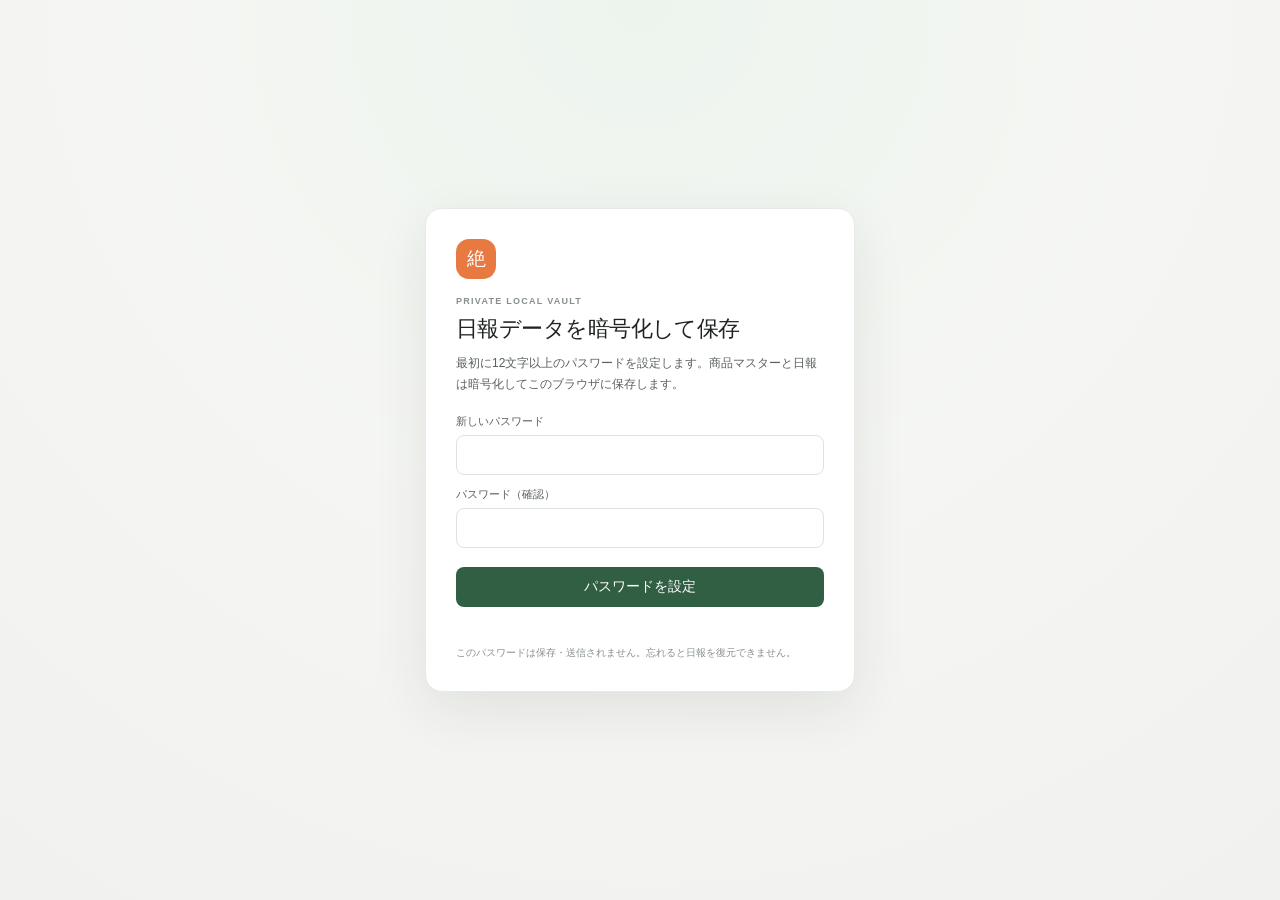
<file: sales-manager/index.html>
<!doctype html>
<html lang="ja">
  <head>
    <meta charset="utf-8">
    <meta name="viewport" content="width=device-width, initial-scale=1">
    <meta name="theme-color" content="#202421">
    <meta name="description" content="絶叫焼きの売上日報を記録・集計する店舗向けアプリ">
    <title>絶叫焼き Sales Manager</title>
    <link rel="stylesheet" href="styles.css">
    <script src="app.js" defer></script>
  </head>
  <body>
    <section id="vault-gate" class="vault-gate">
      <form id="vault-form" class="vault-card">
        <span class="brand-mark vault-mark" aria-hidden="true">絶</span>
        <p class="eyebrow">PRIVATE LOCAL VAULT</p>
        <h1 id="vault-heading">日報データを暗号化して保存</h1>
        <p id="vault-description" class="vault-description">最初にパスワードを設定します。商品マスターと日報は暗号化してこのブラウザに保存します。</p>
        <div class="field">
          <label for="vault-password" id="vault-password-label">新しいパスワード</label>
          <input id="vault-password" type="password" minlength="12" autocomplete="new-password" required>
        </div>
        <div id="vault-confirm-group" class="field">
          <label for="vault-password-confirm">パスワード（確認）</label>
          <input id="vault-password-confirm" type="password" minlength="12" autocomplete="new-password" required>
        </div>
        <button id="vault-submit" class="button button-primary vault-submit" type="submit">パスワードを設定</button>
        <p id="vault-status" class="vault-status" role="status" aria-live="polite"></p>
        <p class="vault-footnote">このパスワードは保存・送信されません。忘れると日報を復元できません。</p>
      </form>
    </section>

    <div class="app-shell" id="app-shell" hidden>
      <aside class="sidebar" aria-label="メインメニュー">
        <a class="brand" href="#dashboard" data-view="dashboard" aria-label="絶叫焼き Sales Manager ホーム">
          <span class="brand-mark" aria-hidden="true">絶</span>
          <span class="brand-copy"><strong>絶叫焼き</strong><small>SALES MANAGER</small></span>
        </a>
        <div class="nav-label">店舗管理</div>
        <nav class="main-nav">
          <button class="nav-item is-active" data-view="dashboard"><span class="nav-icon" aria-hidden="true">⌂</span>ダッシュボード</button>
          <button class="nav-item" data-view="entry"><span class="nav-icon" aria-hidden="true">＋</span>日報入力</button>
          <button class="nav-item" data-view="monthly"><span class="nav-icon" aria-hidden="true">▤</span>日別・月別集計</button>
          <button class="nav-item" data-view="catalog"><span class="nav-icon" aria-hidden="true">◇</span>商品・価格一覧</button>
        </nav>
        <div class="sidebar-bottom">
          <div class="privacy-note"><span class="privacy-dot"></span><div><strong>この端末に保存</strong><small>商品・日報を暗号化</small></div></div>
          <p class="sidebar-version">絶叫焼き 専用<br>日報管理 v1.0</p>
        </div>
      </aside>

      <div class="content-shell">
        <header class="topbar">
          <div class="mobile-brand"><span class="brand-mark" aria-hidden="true">絶</span><strong>絶叫焼き</strong></div>
          <div class="topbar-title"><span class="eyebrow">STORE OPERATIONS</span><span id="page-title">ダッシュボード</span></div>
          <div class="topbar-actions">
            <label class="month-picker-label" for="active-month">対象月</label>
            <input id="active-month" class="month-picker" type="month" aria-label="集計する月">
            <button class="button button-primary button-compact" data-view="entry"><span aria-hidden="true">＋</span> 日報を入力</button>
            <button class="button button-secondary button-compact lock-button" id="lock-app" type="button">ロック</button>
          </div>
        </header>

        <main id="main-content" tabindex="-1"></main>
        <footer class="app-footer"><span>絶叫焼き Sales Manager</span><span>このブラウザ内に暗号化保存 · 外部送信なし</span></footer>
      </div>
    </div>
    <div id="toast" class="toast" role="status" aria-live="polite"></div>
  </body>
</html>
</file>
<file: sales-manager/styles.css>
:root {
  color-scheme: light;
  --ink: #202421;
  --ink-soft: #59615b;
  --muted: #879089;
  --line: #e7e9e5;
  --canvas: #f5f6f3;
  --paper: #ffffff;
  --green: #315f43;
  --green-dark: #244a33;
  --green-pale: #edf4ee;
  --orange: #e87941;
  --orange-pale: #fff3eb;
  --yellow-pale: #fff8df;
  --red: #b84b3b;
  --shadow: 0 9px 28px rgba(31, 42, 34, .045);
  font-family: -apple-system, BlinkMacSystemFont, "Hiragino Kaku Gothic ProN", "Yu Gothic", Meiryo, sans-serif;
  font-synthesis: none;
  text-rendering: optimizeLegibility;
}

* { box-sizing: border-box; }
[hidden] { display: none !important; }
body { margin: 0; background: var(--canvas); color: var(--ink); font-size: 14px; }
button, input, select, textarea { font: inherit; }
button { cursor: pointer; }
button:focus-visible, input:focus-visible, select:focus-visible, textarea:focus-visible, a:focus-visible { outline: 3px solid rgba(232, 121, 65, .35); outline-offset: 2px; }
.app-shell { min-height: 100vh; }
.vault-gate { display: grid; min-height: 100vh; place-items: center; background: radial-gradient(circle at 50% 0%, #edf4ee 0, var(--canvas) 47%, #f1f2ef 100%); padding: 22px; }
.vault-card { width: min(100%, 430px); border: 1px solid var(--line); border-radius: 17px; background: #fff; padding: 30px; box-shadow: 0 18px 54px rgba(31, 42, 34, .09); }
.vault-mark { margin-bottom: 17px; }
.vault-card .eyebrow { margin: 0 0 8px; }
.vault-card h1 { margin: 0; font-size: 22px; letter-spacing: -.025em; }
.vault-description { margin: 9px 0 20px; color: var(--ink-soft); font-size: 12px; line-height: 1.7; }
.vault-card .field { margin-top: 12px; }
.vault-submit { width: 100%; margin-top: 19px; }
.vault-status { min-height: 18px; margin: 10px 0 0; color: var(--red); font-size: 11px; }
.vault-footnote { margin: 10px 0 0; color: var(--muted); font-size: 10px; line-height: 1.6; }
.lock-button { padding-right: 11px; padding-left: 11px; }

.sidebar { position: fixed; inset: 0 auto 0 0; z-index: 5; display: flex; width: 242px; flex-direction: column; background: var(--ink); color: #fff; padding: 24px 16px 18px; }
.brand { display: flex; align-items: center; gap: 11px; padding: 0 8px; color: inherit; text-decoration: none; }
.brand-mark { display: grid; width: 40px; height: 40px; flex: 0 0 40px; place-items: center; border-radius: 13px; background: var(--orange); color: #fff; font-size: 19px; font-weight: 800; }
.brand-copy { display: grid; gap: 3px; }
.brand-copy strong { font-size: 16px; letter-spacing: .03em; }
.brand-copy small { color: #9ba59d; font-size: 9px; font-weight: 700; letter-spacing: .14em; }
.nav-label { margin: 42px 10px 12px; color: #849087; font-size: 10px; font-weight: 700; letter-spacing: .12em; }
.main-nav { display: grid; gap: 5px; }
.nav-item { display: flex; min-height: 44px; align-items: center; gap: 12px; border: 0; border-radius: 9px; background: transparent; color: #c1c9c2; padding: 0 12px; text-align: left; transition: background .16s ease, color .16s ease; }
.nav-item:hover { background: #2d332f; color: #fff; }
.nav-item.is-active { background: #364b3d; color: #fff; box-shadow: inset 3px 0 var(--orange); }
.nav-icon { display: inline-grid; width: 20px; place-items: center; color: #c4cec5; font-size: 17px; font-weight: 600; }
.nav-item.is-active .nav-icon { color: #ffb184; }
.sidebar-bottom { margin-top: auto; }
.privacy-note { display: flex; gap: 10px; align-items: center; border: 1px solid #39433c; border-radius: 10px; padding: 11px 10px; }
.privacy-note strong, .privacy-note small { display: block; }
.privacy-note strong { font-size: 11px; }
.privacy-note small { margin-top: 3px; color: #a9b2ab; font-size: 10px; }
.privacy-dot { width: 8px; height: 8px; flex: 0 0 8px; border-radius: 50%; background: #85ba8d; box-shadow: 0 0 0 4px rgba(133,186,141,.12); }
.sidebar-version { margin: 14px 10px 0; color: #778079; font-size: 10px; line-height: 1.7; }

.content-shell { min-height: 100vh; margin-left: 242px; }
.topbar { position: sticky; top: 0; z-index: 4; display: flex; min-height: 83px; align-items: center; justify-content: space-between; gap: 18px; border-bottom: 1px solid var(--line); background: rgba(255,255,255,.94); padding: 14px 34px; backdrop-filter: blur(12px); }
.topbar-title { display: grid; gap: 4px; font-size: 17px; font-weight: 750; }
.eyebrow { color: var(--muted); font-size: 9px; font-weight: 750; letter-spacing: .14em; }
.topbar-actions { display: flex; align-items: center; gap: 10px; }
.month-picker-label { color: var(--muted); font-size: 11px; }
.month-picker { height: 38px; border: 1px solid var(--line); border-radius: 8px; background: #fff; color: var(--ink); padding: 0 10px; }
.mobile-brand { display: none; align-items: center; gap: 8px; }
.mobile-brand .brand-mark { width: 32px; height: 32px; flex-basis: 32px; border-radius: 10px; font-size: 16px; }
.mobile-brand strong { font-size: 13px; }
#main-content { max-width: 1440px; margin: 0 auto; padding: 30px 34px 36px; }
.app-footer { display: flex; justify-content: space-between; gap: 12px; border-top: 1px solid var(--line); color: #8b938d; font-size: 10px; padding: 16px 34px 20px; }

.page-heading { display: flex; justify-content: space-between; align-items: flex-end; gap: 20px; margin: 0 0 22px; }
.page-heading h1 { margin: 0; font-size: clamp(22px, 2vw, 29px); letter-spacing: -.025em; }
.page-heading p { margin: 7px 0 0; color: var(--ink-soft); font-size: 12px; }
.heading-actions { display: flex; gap: 8px; align-items: center; flex-wrap: wrap; }
.button { display: inline-flex; min-height: 40px; align-items: center; justify-content: center; gap: 7px; border: 1px solid transparent; border-radius: 8px; padding: 0 14px; font-weight: 700; transition: .16s ease; }
.button-primary { background: var(--green); color: #fff; }
.button-primary:hover { background: var(--green-dark); }
.button-secondary { border-color: var(--line); background: #fff; color: var(--ink); }
.button-secondary:hover { border-color: #c8d0c8; background: #fafbf9; }
.button-compact { min-height: 38px; font-size: 12px; }
.button-danger { border-color: #ecd5d1; background: #fff8f7; color: var(--red); }
.text-button { border: 0; background: none; color: var(--green); padding: 6px; font-size: 11px; font-weight: 700; }

.metric-grid { display: grid; grid-template-columns: repeat(4, minmax(0, 1fr)); gap: 14px; margin-bottom: 18px; }
.metric-card, .panel, .form-card { border: 1px solid var(--line); border-radius: 13px; background: var(--paper); box-shadow: var(--shadow); }
.metric-card { min-height: 129px; padding: 17px 18px; }
.metric-top { display: flex; align-items: center; justify-content: space-between; color: var(--ink-soft); font-size: 11px; font-weight: 650; }
.metric-icon { display: grid; width: 29px; height: 29px; place-items: center; border-radius: 9px; background: var(--green-pale); color: var(--green); font-size: 14px; }
.metric-icon.orange { background: var(--orange-pale); color: var(--orange); }
.metric-value { margin-top: 13px; font-size: clamp(23px, 2.25vw, 31px); font-weight: 760; letter-spacing: -.035em; }
.metric-foot { margin-top: 6px; color: var(--muted); font-size: 10px; }
.dashboard-grid { display: grid; grid-template-columns: minmax(0, 1.7fr) minmax(255px, .85fr); gap: 16px; }
.panel { overflow: hidden; }
.panel-header { display: flex; align-items: center; justify-content: space-between; gap: 14px; border-bottom: 1px solid #eff0ed; padding: 17px 19px; }
.panel-header h2 { margin: 0; font-size: 14px; }
.panel-header p { margin: 4px 0 0; color: var(--muted); font-size: 10px; }
.panel-body { padding: 17px 19px 18px; }
.chart-wrap { min-height: 245px; }
.chart-svg { display: block; width: 100%; height: 230px; overflow: visible; }
.chart-grid { stroke: #e9ede8; stroke-width: 1; }
.chart-bar { fill: #9bb79f; rx: 4; }
.chart-bar.is-max { fill: var(--green); }
.chart-label { fill: #8a938b; font-size: 9px; }
.chart-value { fill: #69756d; font-size: 9px; font-weight: 700; }
.chart-empty { display: grid; min-height: 220px; place-items: center; color: var(--muted); text-align: center; font-size: 12px; }
.chart-empty span { display: block; margin-top: 5px; font-size: 10px; }
.menu-chart-toggle { display: flex; gap: 6px; margin: 0 0 17px; }
.menu-chart-toggle-button { min-height: 32px; border: 1px solid var(--line); border-radius: 7px; background: #fff; color: var(--ink-soft); padding: 0 11px; font-size: 10px; font-weight: 700; }
.menu-chart-toggle-button.is-active { border-color: var(--green); background: var(--green-pale); color: var(--green); }
.menu-chart-list { display: grid; gap: 12px; }
.menu-chart-row { display: grid; grid-template-columns: minmax(110px, 190px) minmax(50px, 1fr) minmax(58px, auto); align-items: center; gap: 12px; }
.menu-chart-product { display: grid; min-width: 0; gap: 3px; }
.menu-chart-product strong { overflow: hidden; color: var(--ink); font-size: 11px; text-overflow: ellipsis; white-space: nowrap; }
.menu-chart-product span { color: var(--muted); font-size: 9px; }
.menu-chart-track { height: 12px; overflow: hidden; border-radius: 99px; background: #edf1ed; }
.menu-chart-bar { display: block; height: 100%; min-width: 3px; border-radius: inherit; background: var(--green); transition: width .2s ease; }
.menu-chart-row.is-amount .menu-chart-bar { background: var(--orange); }
.menu-chart-value { color: var(--ink-soft); font-size: 10px; font-weight: 750; text-align: right; white-space: nowrap; }
.menu-chart-hint { margin: 15px 0 0; color: var(--muted); font-size: 10px; line-height: 1.6; }
.summary-list { display: grid; }
.summary-row { display: flex; align-items: center; justify-content: space-between; gap: 10px; border-bottom: 1px solid #f0f1ee; padding: 12px 0; }
.summary-row:last-child { border-bottom: 0; }
.summary-label { color: var(--ink-soft); font-size: 11px; }
.summary-value { font-size: 12px; font-weight: 750; }
.mini-badge { display: inline-flex; align-items: center; border-radius: 99px; background: var(--green-pale); color: var(--green); padding: 5px 8px; font-size: 10px; font-weight: 700; }
.recent-panel { margin-top: 16px; }
.empty-state { display: grid; min-height: 145px; place-items: center; color: var(--muted); text-align: center; }
.empty-state strong { color: var(--ink-soft); font-size: 13px; }
.empty-state p { margin: 6px 0 12px; font-size: 11px; }

.form-layout { display: grid; grid-template-columns: minmax(0, 1.55fr) minmax(260px, .75fr); align-items: start; gap: 16px; }
.form-stack { display: grid; gap: 14px; }
.form-card { padding: 19px; }
.section-title { display: flex; align-items: center; justify-content: space-between; gap: 14px; margin: 0 0 15px; }
.section-title h2 { margin: 0; font-size: 14px; }
.section-title p { margin: 4px 0 0; color: var(--muted); font-size: 10px; }
.field-grid { display: grid; grid-template-columns: repeat(2, minmax(0, 1fr)); gap: 13px 14px; }
.field { display: grid; gap: 6px; }
.field.full { grid-column: 1 / -1; }
.field label { color: var(--ink-soft); font-size: 11px; font-weight: 700; }
.field label .optional { color: #9aa29b; font-size: 9px; font-weight: 500; }
.field input, .field select, .field textarea { width: 100%; min-height: 40px; border: 1px solid #dfe3dd; border-radius: 8px; background: #fff; color: var(--ink); padding: 9px 11px; }
.field textarea { min-height: 86px; resize: vertical; line-height: 1.6; }
.field input::placeholder, .field textarea::placeholder { color: #adb4ad; }
.input-with-unit { position: relative; }
.input-with-unit input { padding-right: 40px; }
.unit { position: absolute; top: 50%; right: 12px; transform: translateY(-50%); color: var(--muted); font-size: 11px; pointer-events: none; }
.product-group + .product-group { margin-top: 18px; }
.product-group-title { display: flex; align-items: center; justify-content: space-between; gap: 12px; margin: 0 0 8px; color: var(--green); font-size: 11px; font-weight: 750; }
.product-count { color: var(--muted); font-size: 10px; font-weight: 500; }
.product-grid { display: grid; grid-template-columns: repeat(2, minmax(0, 1fr)); gap: 7px; }
.product-row { display: grid; grid-template-columns: minmax(0, 1fr) 68px; align-items: center; gap: 8px; min-height: 52px; border: 1px solid #edf0eb; border-radius: 8px; padding: 7px 9px; }
.product-row:focus-within { border-color: #a6bea9; box-shadow: 0 0 0 2px rgba(49,95,67,.08); }
.product-name { overflow: hidden; color: var(--ink); font-size: 11px; font-weight: 700; text-overflow: ellipsis; white-space: nowrap; }
.product-price { display: block; margin-top: 3px; color: var(--muted); font-size: 9px; font-weight: 500; }
.product-row input { width: 100%; height: 35px; border: 1px solid #e0e4de; border-radius: 7px; background: #fafbf9; padding: 0 8px; text-align: right; }
.entry-totals { display: grid; grid-template-columns: repeat(2, 1fr); gap: 9px; margin-top: 16px; }
.entry-total { display: flex; justify-content: space-between; gap: 8px; border-radius: 8px; background: var(--green-pale); padding: 10px 11px; }
.entry-total span { color: var(--green); font-size: 10px; }
.entry-total strong { color: var(--green-dark); font-size: 12px; }
.entry-sidebar { position: sticky; top: 102px; display: grid; gap: 13px; }
.ticket-card { border-radius: 13px; background: var(--green); color: #fff; padding: 18px; }
.ticket-card .ticket-label { color: #d0e1d3; font-size: 11px; }
.ticket-card .ticket-value { margin-top: 7px; font-size: 31px; font-weight: 780; letter-spacing: -.04em; }
.ticket-card .ticket-help { margin-top: 6px; color: #c3d3c5; font-size: 10px; }
.form-actions { display: grid; gap: 8px; }
.form-actions .button { width: 100%; }
.hint-box { border-radius: 9px; background: #f7f8f5; color: var(--ink-soft); padding: 12px; font-size: 10px; line-height: 1.7; }
.hint-box strong { color: var(--ink); }

.table-wrap { overflow-x: auto; }
.data-table { width: 100%; border-collapse: collapse; white-space: nowrap; }
.data-table th { background: #f9faf8; color: #7a847c; font-size: 10px; font-weight: 700; text-align: left; }
.data-table th, .data-table td { border-bottom: 1px solid #edf0eb; padding: 11px 13px; }
.data-table td { color: var(--ink-soft); font-size: 11px; }
.data-table td.strong { color: var(--ink); font-weight: 750; }
.data-table td.numeric, .data-table th.numeric { text-align: right; }
.data-table tr:last-child td { border-bottom: 0; }
.table-scroll-hint { color: var(--muted); font-size: 10px; margin: 0 0 8px; }
.subsection-label { margin: 15px 0 8px; color: var(--green); font-size: 11px; font-weight: 750; }
.report-list { display: grid; gap: 8px; }
.report-card { display: grid; grid-template-columns: 115px minmax(0,1fr) auto; align-items: center; gap: 14px; border: 1px solid var(--line); border-radius: 10px; background: #fff; padding: 13px 15px; }
.report-date { color: var(--ink); font-size: 12px; font-weight: 750; }
.report-date small { display: block; margin-top: 4px; color: var(--muted); font-size: 9px; font-weight: 500; }
.report-details { display: flex; gap: 15px; flex-wrap: wrap; color: var(--ink-soft); font-size: 10px; }
.report-details strong { color: var(--ink); }
.report-actions { display: flex; gap: 5px; }
.report-actions button { border: 1px solid var(--line); border-radius: 7px; background: #fff; color: var(--green); padding: 7px 9px; font-size: 10px; font-weight: 700; }

.catalog-grid { display: grid; grid-template-columns: repeat(3, minmax(0, 1fr)); gap: 14px; }
.catalog-card { overflow: hidden; border: 1px solid var(--line); border-radius: 12px; background: #fff; }
.catalog-card h2 { margin: 0; border-bottom: 1px solid #edf0eb; background: #fafbf9; padding: 13px 15px; color: var(--green); font-size: 12px; }
.catalog-list { margin: 0; padding: 0 15px; list-style: none; }
.catalog-list li { display: flex; justify-content: space-between; gap: 12px; border-bottom: 1px solid #f0f1ee; padding: 10px 0; font-size: 11px; }
.catalog-list li:last-child { border-bottom: 0; }
.catalog-list strong { font-variant-numeric: tabular-nums; }
.catalog-product-name { display: block; margin-bottom: 4px; }
.catalog-actions { display: flex; flex: 0 0 auto; align-items: center; gap: 5px; }
.text-danger { color: var(--red); }
.product-form-actions { display: flex; justify-content: flex-end; margin-top: 13px; }
.catalog-form-card { margin-bottom: 15px; }
.product-empty { min-height: 125px; border: 1px dashed #dce3dc; border-radius: 10px; background: #fafbf9; }
.data-tools { display: grid; grid-template-columns: repeat(2, minmax(0,1fr)); gap: 14px; margin-top: 16px; }
.tool-card { border: 1px solid var(--line); border-radius: 12px; background: #fff; padding: 16px; }
.tool-card h2 { margin: 0; font-size: 13px; }
.tool-card p { min-height: 34px; margin: 7px 0 13px; color: var(--ink-soft); font-size: 10px; line-height: 1.6; }
.tool-card .button { min-height: 36px; font-size: 11px; }
.file-input { display: none; }
.privacy-banner { display: flex; gap: 10px; align-items: flex-start; margin-top: 16px; border: 1px solid #dce9de; border-radius: 10px; background: #f4f8f4; color: #4c6652; padding: 13px 15px; font-size: 10px; line-height: 1.65; }
.privacy-banner strong { color: #315f43; }
.privacy-banner .shield { font-size: 14px; }

.toast { position: fixed; right: 20px; bottom: 20px; z-index: 10; max-width: min(390px, calc(100vw - 40px)); transform: translateY(12px); border-radius: 9px; background: var(--ink); color: #fff; padding: 12px 15px; opacity: 0; pointer-events: none; box-shadow: 0 12px 28px rgba(0,0,0,.16); transition: opacity .2s ease, transform .2s ease; font-size: 12px; }
.toast.is-visible { transform: translateY(0); opacity: 1; }
.visually-hidden { position: absolute; width: 1px; height: 1px; overflow: hidden; clip: rect(0,0,0,0); white-space: nowrap; clip-path: inset(50%); }

@media (max-width: 1040px) {
  .sidebar { width: 212px; }
  .content-shell { margin-left: 212px; }
  .topbar { padding-right: 22px; padding-left: 22px; }
  #main-content { padding-right: 22px; padding-left: 22px; }
  .metric-grid { grid-template-columns: repeat(2, minmax(0,1fr)); }
  .dashboard-grid { grid-template-columns: minmax(0,1.4fr) minmax(230px,.8fr); }
  .catalog-grid { grid-template-columns: repeat(2,minmax(0,1fr)); }
}
@media (max-width: 760px) {
  .sidebar { position: fixed; inset: auto 0 0; width: 100%; height: 65px; padding: 5px 8px calc(5px + env(safe-area-inset-bottom)); border-top: 1px solid #303833; }
  .sidebar .brand, .sidebar .nav-label, .sidebar-bottom { display: none; }
  .main-nav { height: 100%; grid-template-columns: repeat(4,1fr); gap: 3px; }
  .nav-item { min-width: 0; min-height: 50px; flex-direction: column; justify-content: center; gap: 2px; border-radius: 8px; padding: 3px 2px; font-size: 9px; white-space: nowrap; }
  .nav-item.is-active { box-shadow: inset 0 3px var(--orange); }
  .nav-icon { width: auto; font-size: 16px; }
  .content-shell { margin-left: 0; padding-bottom: 70px; }
  .topbar { min-height: 68px; flex-wrap: wrap; gap: 8px; padding: 9px 14px; }
  .mobile-brand { display: flex; }
  .topbar-title { margin-right: auto; gap: 2px; font-size: 13px; }
  .topbar-title .eyebrow { display: none; }
  .topbar-actions { width: 100%; justify-content: flex-end; gap: 7px; }
  .month-picker-label { display: none; }
  .month-picker { height: 34px; flex: 1; }
  .topbar-actions .button { min-height: 34px; }
  .lock-button { padding-right: 9px; padding-left: 9px; }
  #main-content { padding: 20px 13px 25px; }
  .app-footer { flex-direction: column; gap: 4px; padding: 12px 14px; font-size: 9px; }
  .page-heading { align-items: flex-start; flex-direction: column; gap: 12px; margin-bottom: 16px; }
  .page-heading h1 { font-size: 23px; }
  .page-heading p { font-size: 11px; }
  .metric-grid { gap: 9px; margin-bottom: 12px; }
  .metric-card { min-height: 112px; padding: 13px; }
  .metric-value { font-size: 22px; }
  .metric-top { font-size: 10px; }
  .dashboard-grid, .form-layout { grid-template-columns: 1fr; gap: 12px; }
  .entry-sidebar { position: static; grid-row: 1; grid-template-columns: 1fr 1fr; align-items: stretch; }
  .entry-sidebar .hint-box { grid-column: 1/-1; }
  .ticket-card { padding: 13px; }
  .ticket-card .ticket-value { font-size: 24px; }
  .form-actions { align-content: start; }
  .form-card { padding: 15px 13px; }
  .product-grid { grid-template-columns: 1fr; }
  .product-row { min-height: 48px; }
  .menu-chart-row { grid-template-columns: minmax(78px, 112px) minmax(35px, 1fr) minmax(54px, auto); gap: 8px; }
  .menu-chart-product strong { font-size: 10px; }
  .menu-chart-value { font-size: 9px; }
  .catalog-grid, .data-tools { grid-template-columns: 1fr; }
  .report-card { grid-template-columns: 1fr auto; gap: 8px; }
  .report-details { grid-column: 1/-1; grid-row: 2; gap: 8px 12px; }
  .report-actions { grid-column: 2; grid-row: 1; }
}
@media (max-width: 420px) {
  .vault-card { padding: 23px 18px; }
  .vault-card h1 { font-size: 19px; }
}
@media (max-width: 380px) {
  .topbar-actions .button { padding: 0 9px; font-size: 10px; }
  .field-grid { grid-template-columns: 1fr; }
  .field.full { grid-column: auto; }
  .entry-sidebar { grid-template-columns: 1fr; }
  .entry-sidebar .hint-box { grid-column: auto; }
  .metric-card { min-height: 105px; padding: 11px; }
}
</file>
